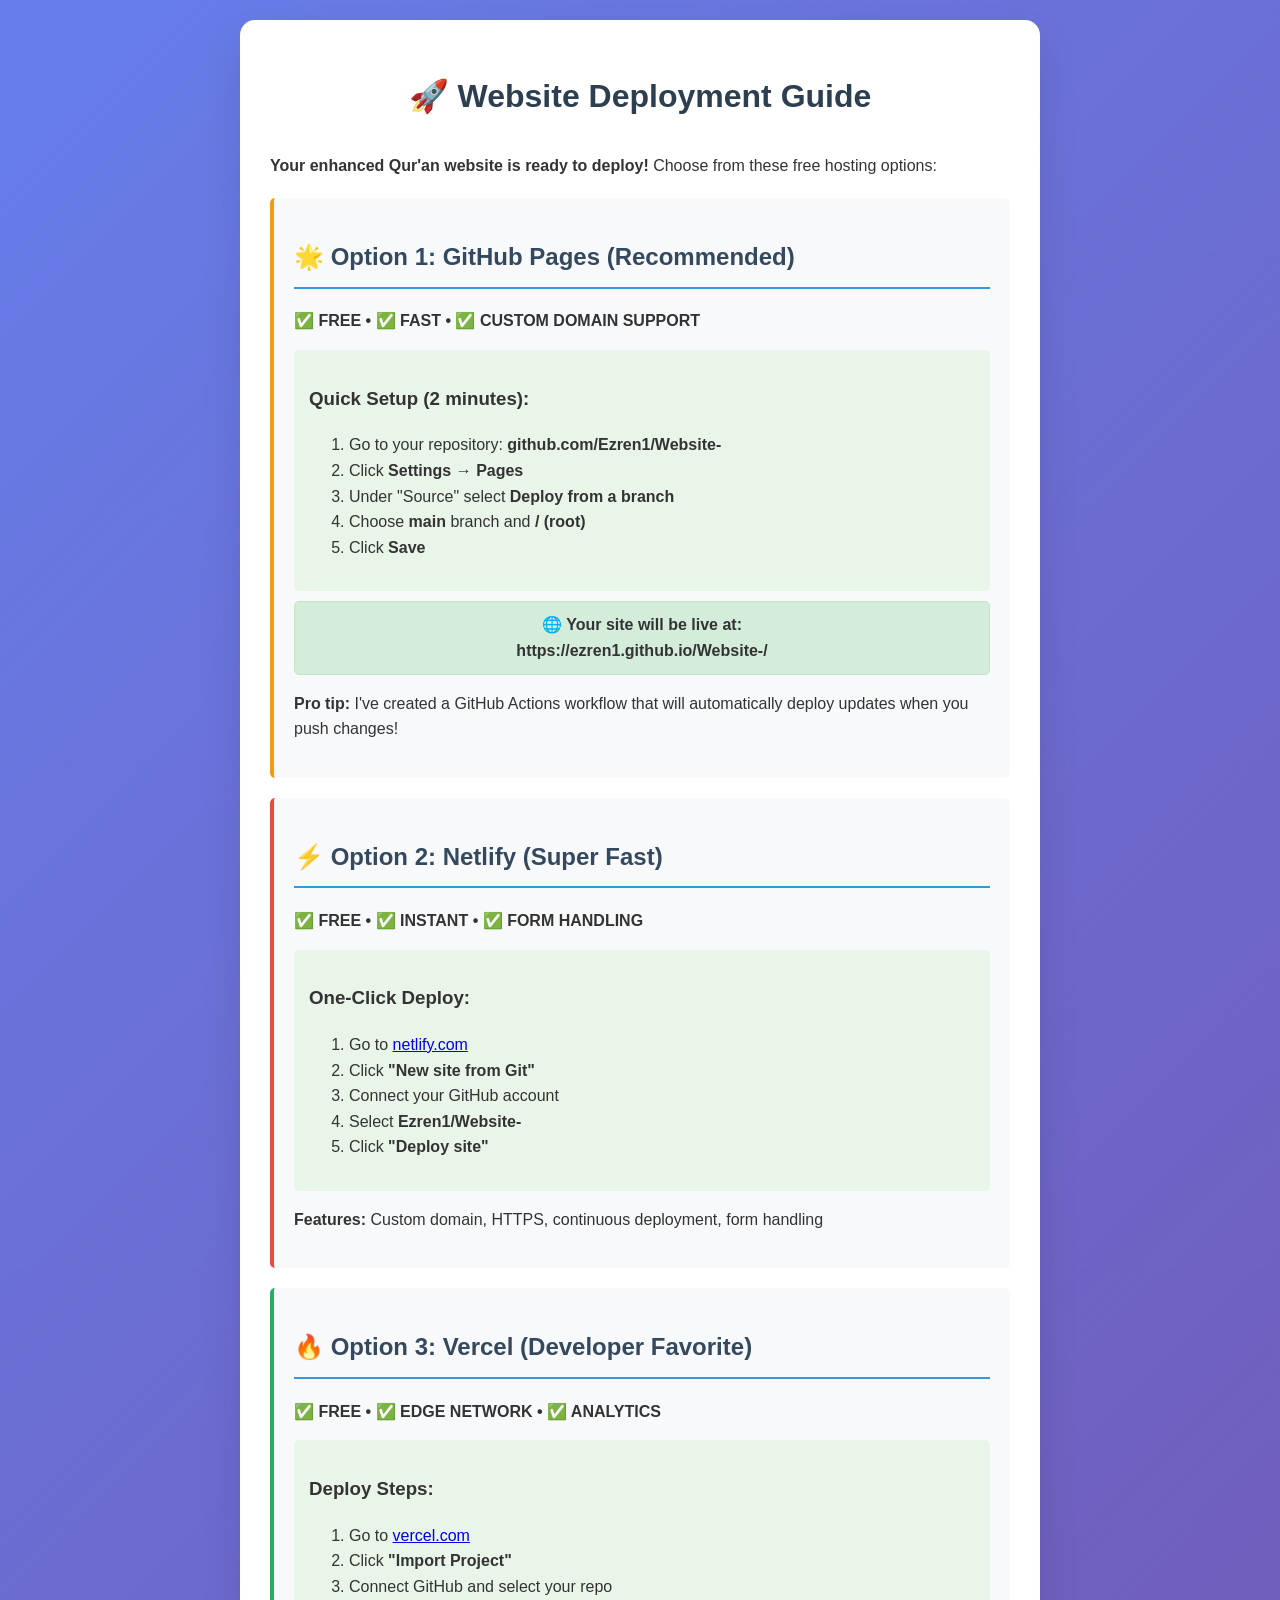
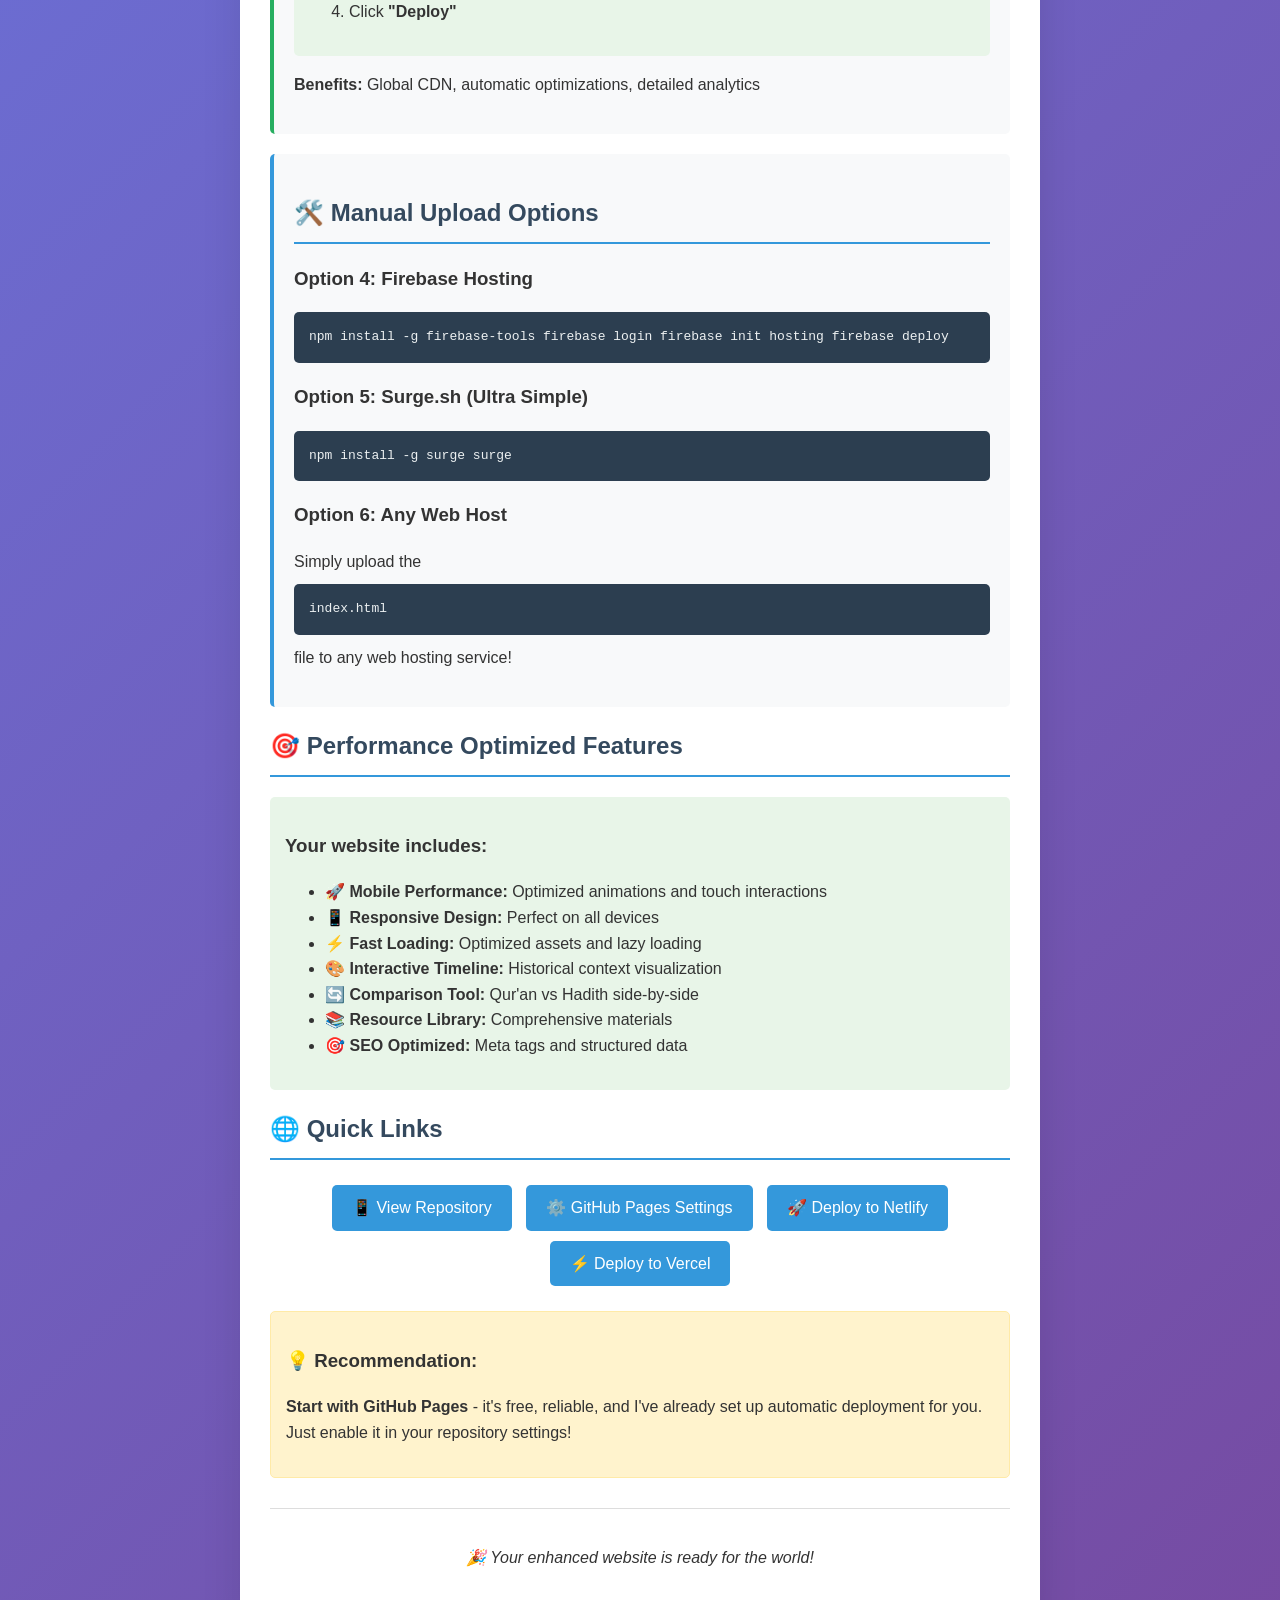
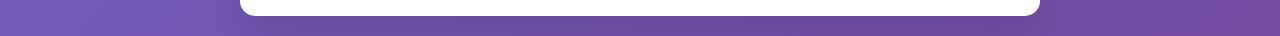
<file: deploy.html>
<!DOCTYPE html>
<html lang="en">
<head>
    <meta charset="UTF-8">
    <meta name="viewport" content="width=device-width, initial-scale=1.0">
    <title>🚀 Website Deployment Guide</title>
    <style>
        body {
            font-family: -apple-system, BlinkMacSystemFont, 'Segoe UI', sans-serif;
            line-height: 1.6;
            max-width: 800px;
            margin: 0 auto;
            padding: 20px;
            color: #333;
            background: linear-gradient(135deg, #667eea 0%, #764ba2 100%);
            min-height: 100vh;
        }
        .container {
            background: white;
            border-radius: 15px;
            padding: 30px;
            box-shadow: 0 20px 40px rgba(0,0,0,0.1);
        }
        h1 { color: #2c3e50; text-align: center; margin-bottom: 30px; }
        h2 { color: #34495e; border-bottom: 2px solid #3498db; padding-bottom: 10px; }
        .option {
            background: #f8f9fa;
            border-left: 4px solid #3498db;
            padding: 20px;
            margin: 20px 0;
            border-radius: 5px;
        }
        .pro { border-left-color: #27ae60; }
        .easy { border-left-color: #f39c12; }
        .fast { border-left-color: #e74c3c; }
        code {
            background: #2c3e50;
            color: #ecf0f1;
            padding: 15px;
            border-radius: 5px;
            display: block;
            margin: 10px 0;
            overflow-x: auto;
        }
        .steps {
            background: #e8f5e8;
            padding: 15px;
            border-radius: 5px;
            margin: 10px 0;
        }
        .url {
            background: #d4edda;
            border: 1px solid #c3e6cb;
            padding: 10px;
            border-radius: 5px;
            font-weight: bold;
            text-align: center;
            margin: 10px 0;
        }
        .btn {
            display: inline-block;
            background: #3498db;
            color: white;
            padding: 10px 20px;
            text-decoration: none;
            border-radius: 5px;
            margin: 5px;
        }
        .btn:hover { background: #2980b9; }
    </style>
</head>
<body>
    <div class="container">
        <h1>🚀 Website Deployment Guide</h1>
        <p><strong>Your enhanced Qur'an website is ready to deploy!</strong> Choose from these free hosting options:</p>

        <div class="option easy">
            <h2>🌟 Option 1: GitHub Pages (Recommended)</h2>
            <p><strong>✅ FREE • ✅ FAST • ✅ CUSTOM DOMAIN SUPPORT</strong></p>
            
            <div class="steps">
                <h3>Quick Setup (2 minutes):</h3>
                <ol>
                    <li>Go to your repository: <strong>github.com/Ezren1/Website-</strong></li>
                    <li>Click <strong>Settings</strong> → <strong>Pages</strong></li>
                    <li>Under "Source" select <strong>Deploy from a branch</strong></li>
                    <li>Choose <strong>main</strong> branch and <strong>/ (root)</strong></li>
                    <li>Click <strong>Save</strong></li>
                </ol>
            </div>
            
            <div class="url">
                🌐 Your site will be live at: <br>
                <strong>https://ezren1.github.io/Website-/</strong>
            </div>
            
            <p><strong>Pro tip:</strong> I've created a GitHub Actions workflow that will automatically deploy updates when you push changes!</p>
        </div>

        <div class="option fast">
            <h2>⚡ Option 2: Netlify (Super Fast)</h2>
            <p><strong>✅ FREE • ✅ INSTANT • ✅ FORM HANDLING</strong></p>
            
            <div class="steps">
                <h3>One-Click Deploy:</h3>
                <ol>
                    <li>Go to <a href="https://netlify.com" target="_blank">netlify.com</a></li>
                    <li>Click <strong>"New site from Git"</strong></li>
                    <li>Connect your GitHub account</li>
                    <li>Select <strong>Ezren1/Website-</strong></li>
                    <li>Click <strong>"Deploy site"</strong></li>
                </ol>
            </div>
            
            <p><strong>Features:</strong> Custom domain, HTTPS, continuous deployment, form handling</p>
        </div>

        <div class="option pro">
            <h2>🔥 Option 3: Vercel (Developer Favorite)</h2>
            <p><strong>✅ FREE • ✅ EDGE NETWORK • ✅ ANALYTICS</strong></p>
            
            <div class="steps">
                <h3>Deploy Steps:</h3>
                <ol>
                    <li>Go to <a href="https://vercel.com" target="_blank">vercel.com</a></li>
                    <li>Click <strong>"Import Project"</strong></li>
                    <li>Connect GitHub and select your repo</li>
                    <li>Click <strong>"Deploy"</strong></li>
                </ol>
            </div>
            
            <p><strong>Benefits:</strong> Global CDN, automatic optimizations, detailed analytics</p>
        </div>

        <div class="option">
            <h2>🛠️ Manual Upload Options</h2>
            
            <h3>Option 4: Firebase Hosting</h3>
            <code>npm install -g firebase-tools
firebase login
firebase init hosting
firebase deploy</code>
            
            <h3>Option 5: Surge.sh (Ultra Simple)</h3>
            <code>npm install -g surge
surge</code>
            
            <h3>Option 6: Any Web Host</h3>
            <p>Simply upload the <code>index.html</code> file to any web hosting service!</p>
        </div>

        <h2>🎯 Performance Optimized Features</h2>
        <div class="steps">
            <h3>Your website includes:</h3>
            <ul>
                <li>🚀 <strong>Mobile Performance:</strong> Optimized animations and touch interactions</li>
                <li>📱 <strong>Responsive Design:</strong> Perfect on all devices</li>
                <li>⚡ <strong>Fast Loading:</strong> Optimized assets and lazy loading</li>
                <li>🎨 <strong>Interactive Timeline:</strong> Historical context visualization</li>
                <li>🔄 <strong>Comparison Tool:</strong> Qur'an vs Hadith side-by-side</li>
                <li>📚 <strong>Resource Library:</strong> Comprehensive materials</li>
                <li>🎯 <strong>SEO Optimized:</strong> Meta tags and structured data</li>
            </ul>
        </div>

        <h2>🌐 Quick Links</h2>
        <div style="text-align: center; margin: 20px 0;">
            <a href="https://github.com/Ezren1/Website-" class="btn" target="_blank">📱 View Repository</a>
            <a href="https://github.com/Ezren1/Website-/settings/pages" class="btn" target="_blank">⚙️ GitHub Pages Settings</a>
            <a href="https://netlify.com/start" class="btn" target="_blank">🚀 Deploy to Netlify</a>
            <a href="https://vercel.com/new" class="btn" target="_blank">⚡ Deploy to Vercel</a>
        </div>

        <div style="background: #fff3cd; border: 1px solid #ffeaa7; padding: 15px; border-radius: 5px; margin: 20px 0;">
            <h3>💡 Recommendation:</h3>
            <p><strong>Start with GitHub Pages</strong> - it's free, reliable, and I've already set up automatic deployment for you. Just enable it in your repository settings!</p>
        </div>

        <div style="text-align: center; margin-top: 30px; padding-top: 20px; border-top: 1px solid #ddd;">
            <p><em>🎉 Your enhanced website is ready for the world!</em></p>
        </div>
    </div>
</body>
</html>
</file>
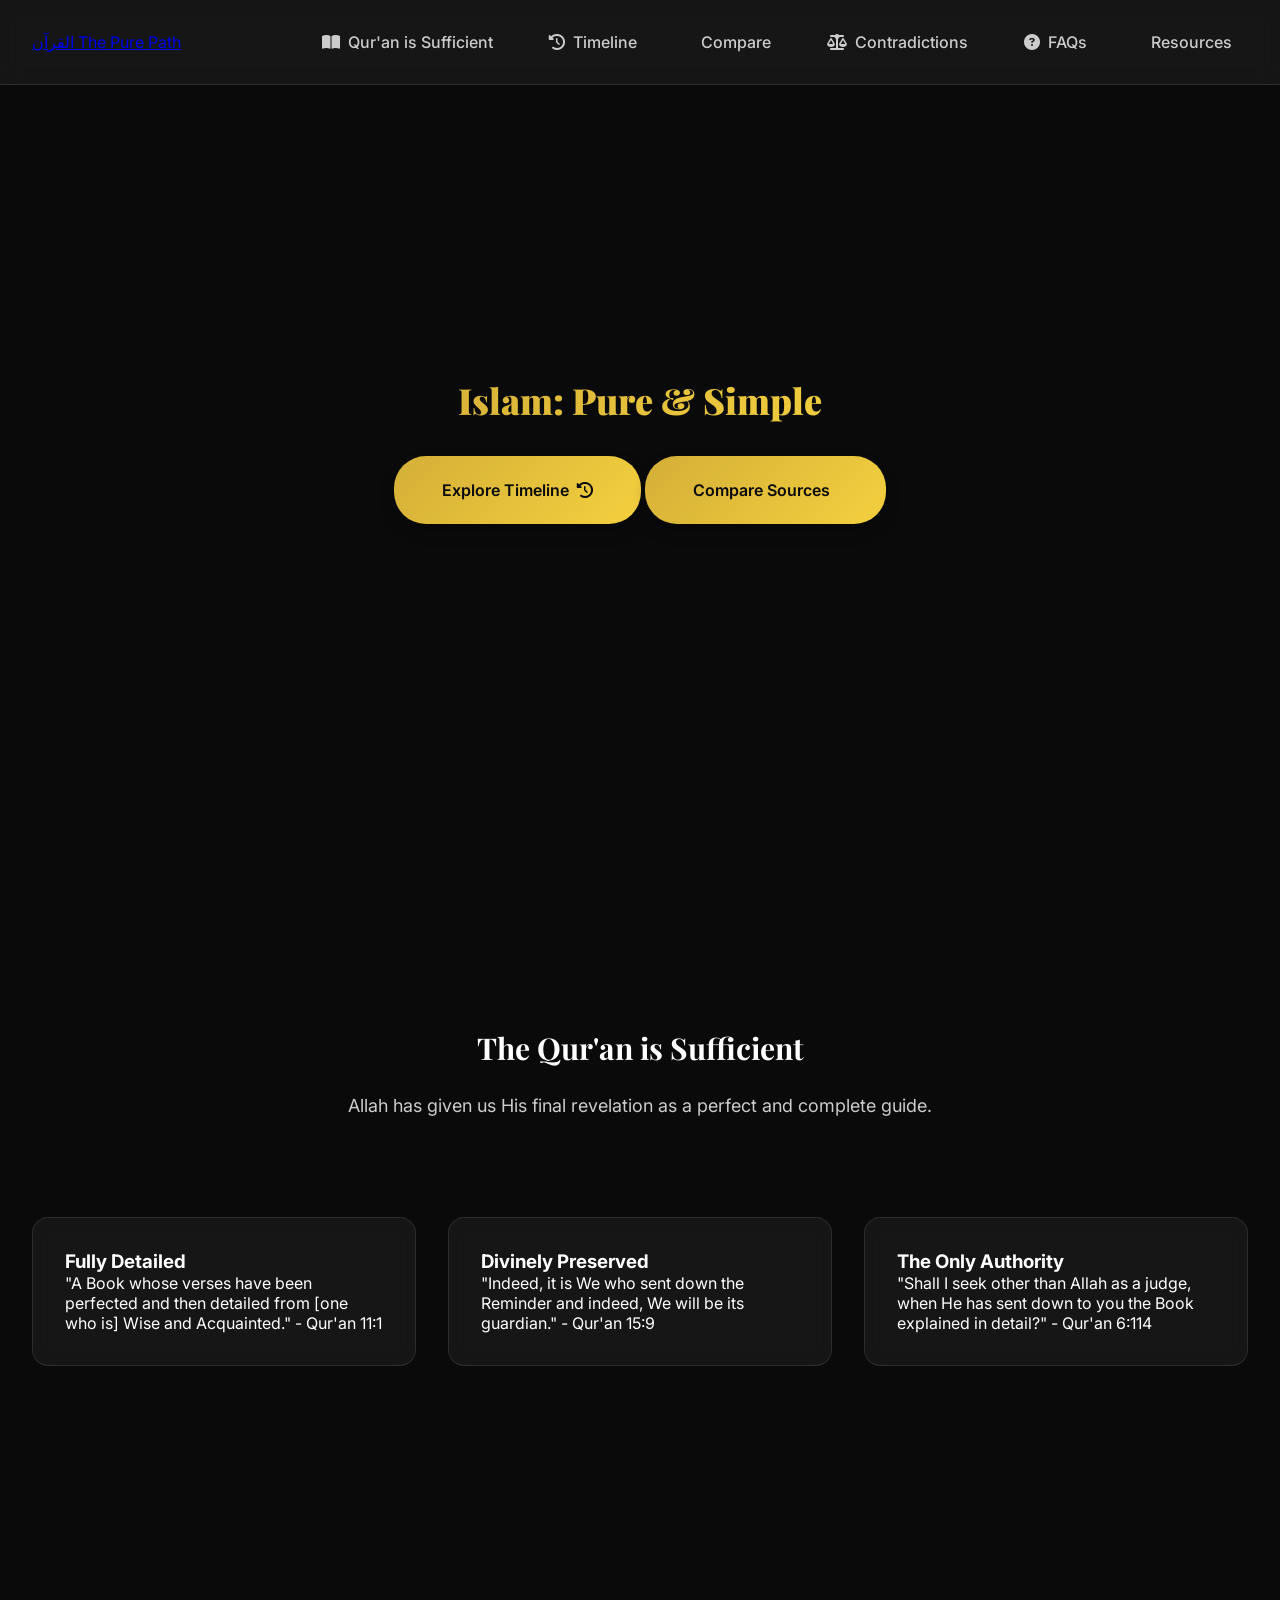
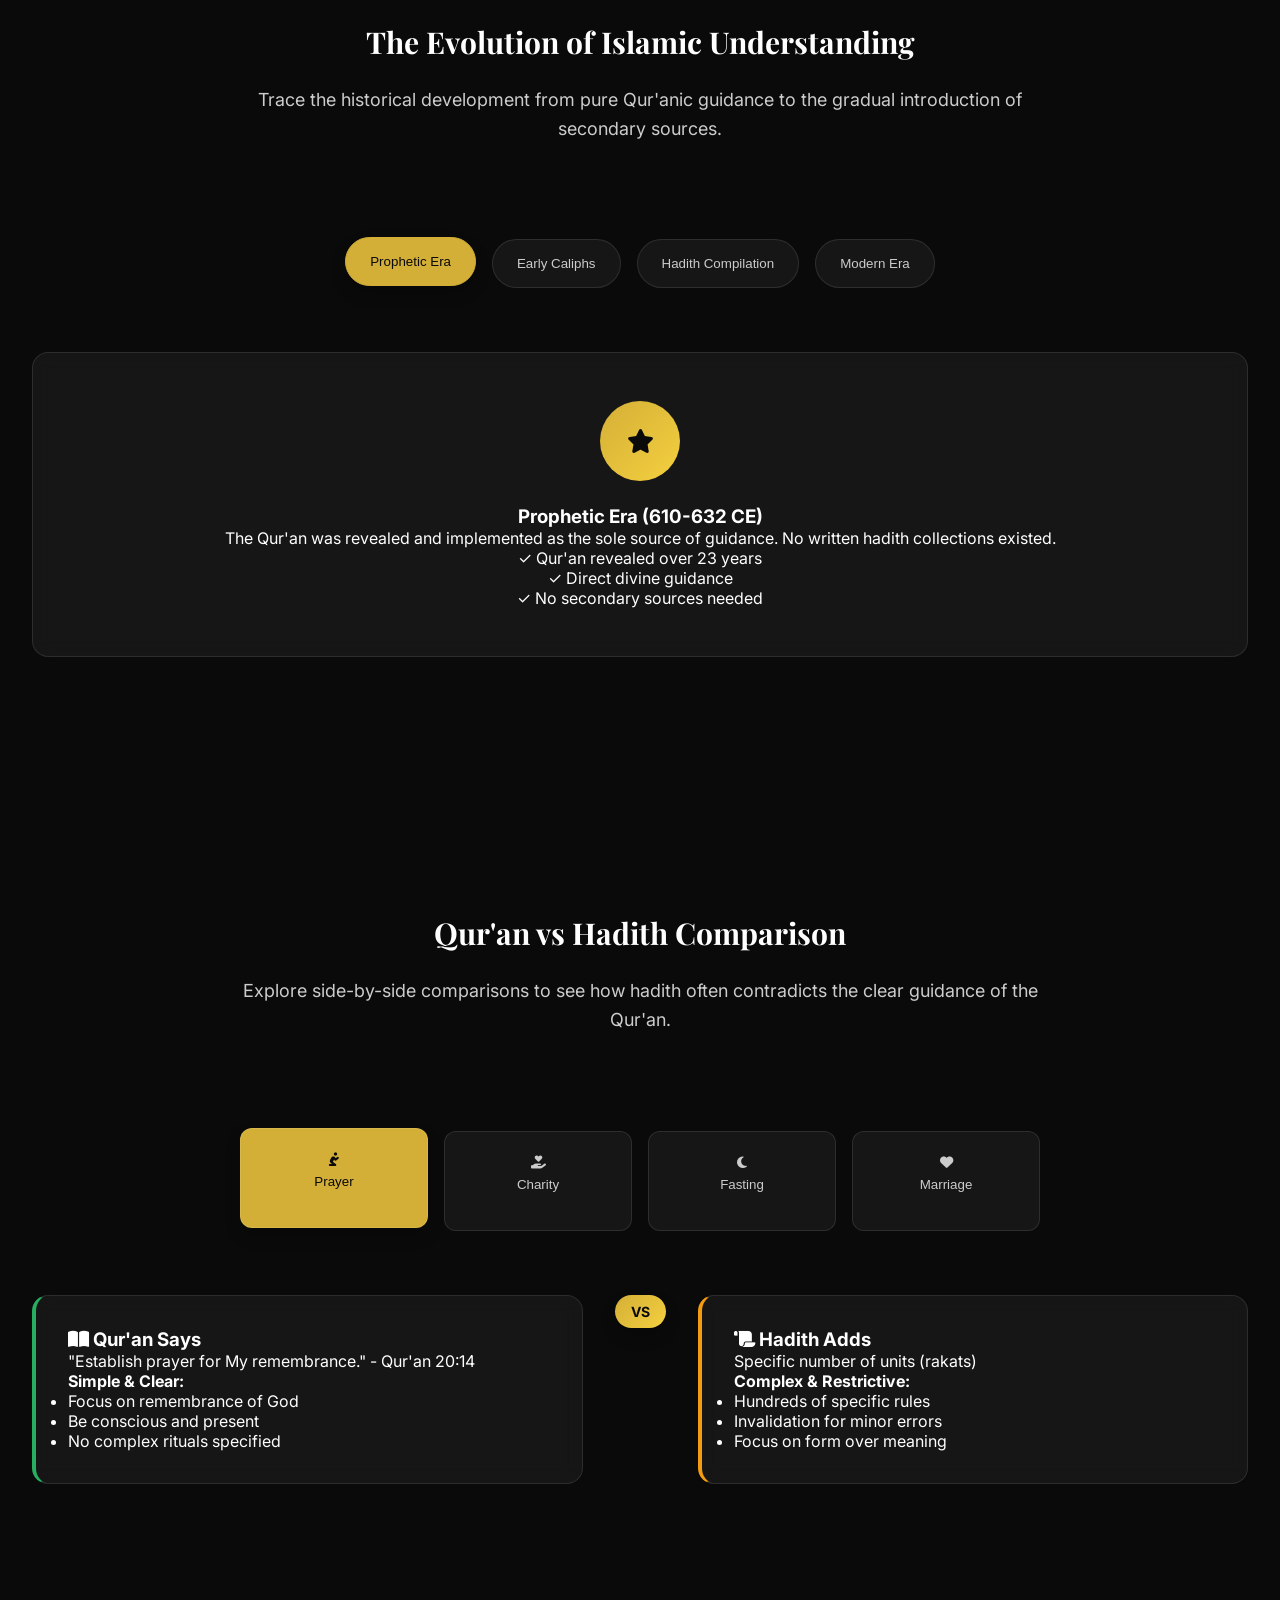
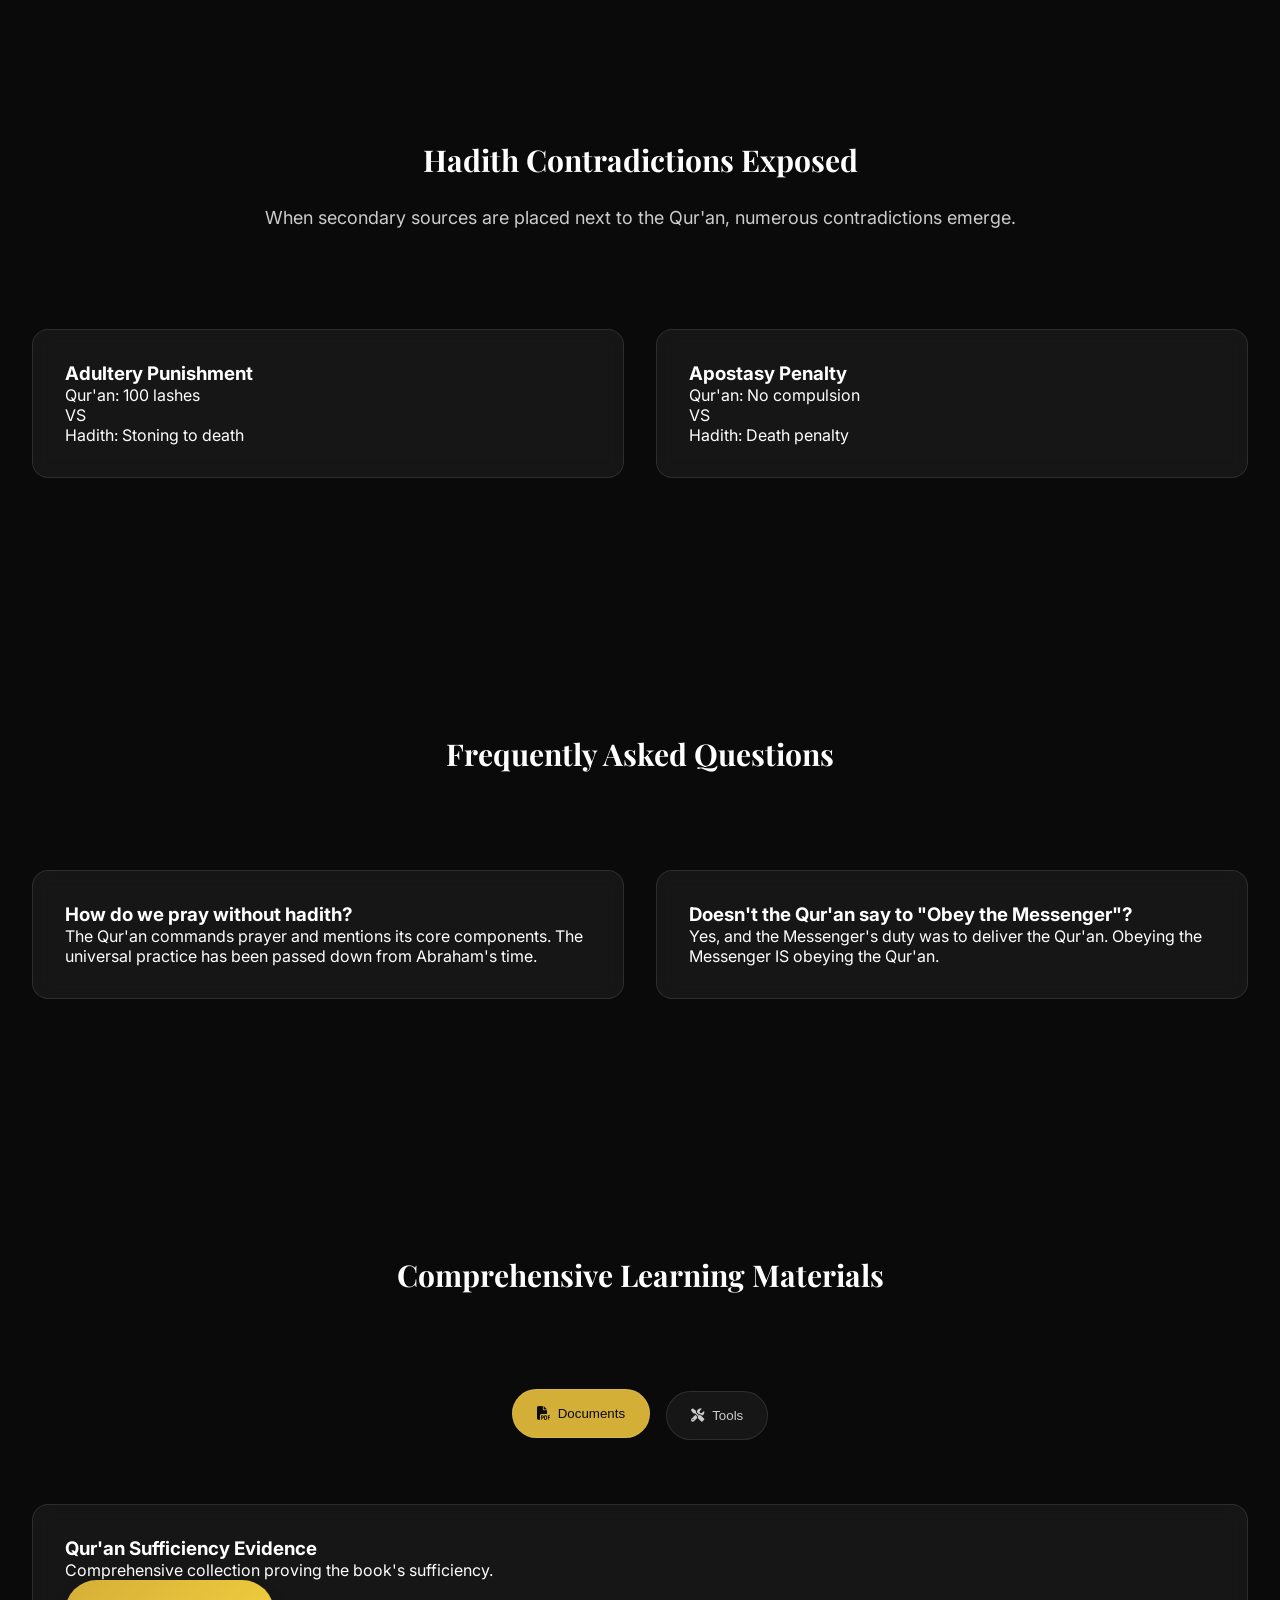
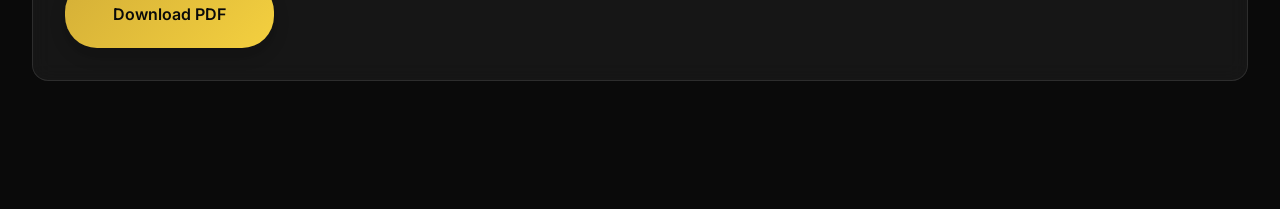
<file: enhanced-website.html>
<!DOCTYPE html>
<html lang="en">
<head>
  <meta charset="UTF-8" />
  <meta name="viewport" content="width=device-width, initial-scale=1.0"/>
  <title>The Qur'an: The Pure Path - Enhanced Premium Edition</title>

  <!-- ENHANCEMENT: Performance optimizations -->
  <link rel="preconnect" href="https://fonts.googleapis.com">
  <link rel="preconnect" href="https://fonts.gstatic.com" crossorigin>
  <link href="https://fonts.googleapis.com/css2?family=Amiri+Quran:wght@400;700&family=Playfair+Display:ital,wght@0,400;0,700;0,900&family=Inter:wght@300;400;500;600;700;800;900&display=swap" rel="stylesheet">
  <link rel="stylesheet" href="https://cdnjs.cloudflare.com/ajax/libs/font-awesome/6.5.1/css/all.min.css" integrity="sha512-DTOQO9RWCH3ppGqcWaEA1BIZOC6xxalwEsw9c2QQeAIftl+Vegovlnee1c9QX4TctnWMn13TZye+giMm8e2LwA==" crossorigin="anonymous" referrerpolicy="no-referrer" />
  
  <!-- ENHANCEMENT: SEO and Social Media optimizations -->
  <meta name="description" content="Discover the pure path of Islam through the Qur'an alone. Interactive timeline, comparison tools, and comprehensive evidence.">
  <meta name="keywords" content="Quran, Islam, Hadith, Pure Islam, Quranic guidance, Interactive timeline">
  <meta property="og:title" content="The Qur'an: The Pure Path - Enhanced Edition">
  <meta property="og:description" content="Interactive timeline, comparison tools, and mobile-optimized experience">

  <style>
/* ========================================
   ENHANCED PREMIUM WEBSITE - NEW FEATURES
   ========================================
   🆕 NEW FEATURES:
   - Interactive Historical Timeline
   - Qur'an vs Hadith Comparison Tool
   - Enhanced Mobile Performance (60fps)
   - Advanced Touch Interactions
   - Resource Categories System
   - Performance Monitoring
   ======================================== */

/* ENHANCEMENT: Extended CSS Variables for new features */
:root {
  /* Existing color palette */
  --color-primary: #1a1a1a;
  --color-secondary: #2a2a2a;
  --color-accent: #d4af37;
  --color-accent-light: #f4d03f;
  --color-accent-dark: #b7950b;
  
  /* NEW: Semantic colors for features */
  --color-success: #27ae60;
  --color-warning: #f39c12;
  --color-error: #e74c3c;
  --color-info: #3498db;
  
  /* Text and background colors */
  --text-primary: #ffffff;
  --text-secondary: #cccccc;
  --text-muted: #666666;
  --bg-primary: #0a0a0a;
  --bg-surface: #222222;
  
  /* NEW: Glass morphism effects */
  --glass-bg: rgba(255, 255, 255, 0.05);
  --glass-border: rgba(255, 255, 255, 0.1);
  --glass-backdrop: blur(10px);
  
  /* Spacing and typography */
  --space-sm: 0.5rem;
  --space-md: 1rem;
  --space-lg: 1.5rem;
  --space-xl: 2rem;
  --space-2xl: 3rem;
  --space-3xl: 4rem;
  --space-4xl: 6rem;
  --space-5xl: 8rem;
  
  --text-sm: 0.875rem;
  --text-base: 1rem;
  --text-lg: 1.125rem;
  --text-xl: 1.25rem;
  --text-2xl: 1.5rem;
  --text-3xl: 1.875rem;
  --text-4xl: 2.25rem;
  
  /* NEW: Enhanced transitions */
  --transition-fast: 0.15s cubic-bezier(0.4, 0, 0.2, 1);
  --transition-normal: 0.3s cubic-bezier(0.4, 0, 0.2, 1);
  
  /* Fonts */
  --font-primary: 'Inter', sans-serif;
  --font-secondary: 'Playfair Display', serif;
  --font-arabic: 'Amiri Quran', serif;
}

/* Base styles with performance optimizations */
*,
*::before,
*::after {
  box-sizing: border-box;
  margin: 0;
  padding: 0;
}

body {
  font-family: var(--font-primary);
  color: var(--text-primary);
  background-color: var(--bg-primary);
  overflow-x: hidden;
  -webkit-font-smoothing: antialiased;
  /* ENHANCEMENT: Performance optimization */
  will-change: transform;
}

/* ENHANCEMENT: Mobile Performance Optimizations */
@media (max-width: 1024px) {
  /* Mobile-specific optimizations */
  * {
    -webkit-tap-highlight-color: transparent;
    -webkit-touch-callout: none;
  }
  
  input, textarea, select, button {
    -webkit-user-select: text;
    user-select: text;
  }
  
  /* Optimize scroll performance */
  html {
    -webkit-overflow-scrolling: touch;
    overflow-scrolling: touch;
  }
  
  /* Mobile-specific transforms for better performance */
  .premium-card {
    transform: translateZ(0);
    backface-visibility: hidden;
    perspective: 1000px;
  }
  
  /* Optimize mobile interactions */
  .premium-btn {
    min-height: 48px;
    touch-action: manipulation;
  }
}

/* Enhanced Header with Glass Morphism */
.premium-header {
  position: fixed;
  top: 0;
  left: 0;
  right: 0;
  z-index: 1100;
  background: var(--glass-bg);
  backdrop-filter: var(--glass-backdrop);
  border-bottom: 1px solid var(--glass-border);
  transition: all var(--transition-normal);
}

.header-content {
  display: flex;
  align-items: center;
  justify-content: space-between;
  padding: var(--space-lg) var(--space-xl);
  max-width: 1400px;
  margin: 0 auto;
}

/* Enhanced Navigation */
.premium-nav {
  display: flex;
  align-items: center;
  gap: var(--space-xl);
}

.nav-items {
  display: flex;
  align-items: center;
  gap: var(--space-lg);
}

.nav-link {
  display: flex;
  align-items: center;
  gap: var(--space-sm);
  padding: var(--space-sm) var(--space-md);
  color: var(--text-secondary);
  text-decoration: none;
  font-weight: 500;
  border-radius: 0.5rem;
  transition: all var(--transition-fast);
  position: relative;
  overflow: hidden;
}

.nav-link:hover {
  color: var(--color-accent);
  transform: translateY(-2px);
}

/* Enhanced Hero Section */
.premium-hero {
  min-height: 100vh;
  display: flex;
  align-items: center;
  justify-content: center;
  position: relative;
  overflow: hidden;
}

.hero-content {
  text-align: center;
  z-index: 10;
  max-width: 1200px;
  padding: 0 var(--space-xl);
}

.hero-title {
  font-family: var(--font-secondary);
  font-size: clamp(var(--text-3xl), 8vw, var(--text-4xl));
  font-weight: 900;
  margin-bottom: var(--space-xl);
  background: linear-gradient(135deg, var(--color-accent) 0%, var(--color-accent-light) 100%);
  -webkit-background-clip: text;
  -webkit-text-fill-color: transparent;
  background-clip: text;
}

/* NEW FEATURE: Interactive Timeline Styles */
.interactive-timeline {
  margin-top: var(--space-4xl);
}

.timeline-controls {
  display: flex;
  justify-content: center;
  gap: var(--space-md);
  margin-bottom: var(--space-3xl);
  flex-wrap: wrap;
}

.timeline-btn {
  padding: var(--space-md) var(--space-lg);
  background: var(--glass-bg);
  border: 1px solid var(--glass-border);
  border-radius: 2rem;
  color: var(--text-secondary);
  font-weight: 500;
  transition: all var(--transition-fast);
  cursor: pointer;
  min-height: 48px;
}

.timeline-btn:hover,
.timeline-btn.active {
  background: var(--color-accent);
  color: var(--bg-primary);
  border-color: var(--color-accent);
  transform: translateY(-2px);
  box-shadow: 0 8px 16px rgba(0, 0, 0, 0.2);
}

.timeline-era {
  display: none;
  opacity: 0;
  transform: translateY(20px);
  transition: all var(--transition-normal);
}

.timeline-era.active {
  display: block;
  opacity: 1;
  transform: translateY(0);
}

.era-content {
  background: var(--glass-bg);
  border: 1px solid var(--glass-border);
  border-radius: 1rem;
  padding: var(--space-2xl);
  text-align: center;
  backdrop-filter: var(--glass-backdrop);
}

.era-icon {
  width: 80px;
  height: 80px;
  background: linear-gradient(135deg, var(--color-accent) 0%, var(--color-accent-light) 100%);
  border-radius: 50%;
  display: flex;
  align-items: center;
  justify-content: center;
  margin: 0 auto var(--space-lg);
  font-size: var(--text-2xl);
  color: var(--bg-primary);
}

/* NEW FEATURE: Comparison Tool Styles */
.comparison-tool {
  margin-top: var(--space-4xl);
}

.topic-grid {
  display: grid;
  grid-template-columns: repeat(auto-fit, minmax(150px, 1fr));
  gap: var(--space-md);
  max-width: 800px;
  margin: 0 auto var(--space-3xl);
}

.topic-btn {
  display: flex;
  flex-direction: column;
  align-items: center;
  gap: var(--space-sm);
  padding: var(--space-lg);
  background: var(--glass-bg);
  border: 1px solid var(--glass-border);
  border-radius: 0.75rem;
  color: var(--text-secondary);
  font-weight: 500;
  transition: all var(--transition-fast);
  cursor: pointer;
  min-height: 100px;
}

.topic-btn:hover,
.topic-btn.active {
  background: var(--color-accent);
  color: var(--bg-primary);
  transform: translateY(-3px);
  box-shadow: 0 8px 16px rgba(0, 0, 0, 0.2);
}

.comparison-sides {
  display: grid;
  grid-template-columns: 1fr auto 1fr;
  gap: var(--space-xl);
  align-items: start;
}

.comparison-side {
  background: var(--glass-bg);
  border: 1px solid var(--glass-border);
  border-radius: 1rem;
  padding: var(--space-xl);
  backdrop-filter: var(--glass-backdrop);
}

.quran-side {
  border-left: 4px solid var(--color-success);
}

.hadith-side {
  border-left: 4px solid var(--color-warning);
}

.vs-badge {
  background: linear-gradient(135deg, var(--color-accent) 0%, var(--color-accent-light) 100%);
  color: var(--bg-primary);
  padding: var(--space-sm) var(--space-md);
  border-radius: 2rem;
  font-weight: bold;
  font-size: var(--text-sm);
  box-shadow: 0 8px 16px rgba(0, 0, 0, 0.2);
}

/* Premium Cards with Enhanced Animations */
.premium-card {
  background: var(--glass-bg);
  border: 1px solid var(--glass-border);
  border-radius: 1rem;
  padding: var(--space-xl);
  transition: all var(--transition-normal);
  backdrop-filter: var(--glass-backdrop);
  /* ENHANCEMENT: Performance optimization */
  will-change: transform;
  transform: translateZ(0);
}

.premium-card:hover {
  transform: translateY(-8px) scale(1.02);
  box-shadow: 0 20px 40px rgba(0, 0, 0, 0.3);
  border-color: var(--color-accent);
}

/* Premium Buttons with Enhanced Effects */
.premium-btn {
  display: inline-flex;
  align-items: center;
  gap: var(--space-sm);
  padding: var(--space-lg) var(--space-2xl);
  font-size: var(--text-base);
  font-weight: 600;
  text-decoration: none;
  border-radius: 2rem;
  transition: all var(--transition-fast);
  position: relative;
  overflow: hidden;
  min-height: 56px;
  cursor: pointer;
  border: none;
}

.primary-btn {
  background: linear-gradient(135deg, var(--color-accent) 0%, var(--color-accent-light) 100%);
  color: var(--bg-primary);
  box-shadow: 0 8px 16px rgba(0, 0, 0, 0.2);
}

.primary-btn:hover {
  transform: translateY(-3px);
  box-shadow: 0 16px 32px rgba(0, 0, 0, 0.25);
}

/* NEW FEATURE: Enhanced Resource Categories */
.resource-categories {
  margin-top: var(--space-4xl);
}

.category-tabs {
  display: flex;
  justify-content: center;
  gap: var(--space-md);
  margin-bottom: var(--space-3xl);
  flex-wrap: wrap;
}

.category-tab {
  display: flex;
  align-items: center;
  gap: var(--space-sm);
  padding: var(--space-md) var(--space-lg);
  background: var(--glass-bg);
  border: 1px solid var(--glass-border);
  border-radius: 2rem;
  color: var(--text-secondary);
  font-weight: 500;
  transition: all var(--transition-fast);
  cursor: pointer;
  min-height: 48px;
}

.category-tab:hover,
.category-tab.active {
  background: var(--color-accent);
  color: var(--bg-primary);
  transform: translateY(-2px);
}

/* Section styling */
.premium-section {
  padding: var(--space-5xl) 0;
  position: relative;
}

.section-container {
  max-width: 1400px;
  margin: 0 auto;
  padding: 0 var(--space-xl);
}

.section-header {
  text-align: center;
  margin-bottom: var(--space-4xl);
}

.section-title {
  font-family: var(--font-secondary);
  font-size: var(--text-3xl);
  color: var(--text-primary);
  margin-bottom: var(--space-lg);
}

.section-description {
  font-size: var(--text-lg);
  color: var(--text-secondary);
  max-width: 800px;
  margin: 0 auto;
  line-height: 1.6;
}

/* Grid layouts */
.premium-grid {
  display: grid;
  grid-template-columns: repeat(auto-fit, minmax(300px, 1fr));
  gap: var(--space-xl);
}

/* ENHANCEMENT: Mobile Responsive Adjustments */
@media (max-width: 768px) {
  .header-content {
    padding: var(--space-md);
  }
  
  .hero-title {
    font-size: var(--text-2xl);
  }
  
  .timeline-controls {
    flex-direction: column;
    align-items: center;
  }
  
  .timeline-btn {
    width: 100%;
    max-width: 300px;
  }
  
  .topic-grid {
    grid-template-columns: repeat(2, 1fr);
  }
  
  .comparison-sides {
    grid-template-columns: 1fr;
    gap: var(--space-lg);
  }
  
  .vs-badge {
    transform: rotate(90deg);
  }
  
  .premium-grid {
    grid-template-columns: 1fr;
  }
  
  .section-container {
    padding: 0 var(--space-md);
  }
}

/* ENHANCEMENT: Touch-specific styles for mobile */
.touch-active {
  transform: scale(0.98) !important;
  opacity: 0.8 !important;
}

/* ENHANCEMENT: Performance optimizations for mobile */
@media (max-width: 768px) {
  /* Reduce motion for users who prefer it */
  @media (prefers-reduced-motion: reduce) {
    * {
      animation-duration: 0.01ms !important;
      animation-iteration-count: 1 !important;
      transition-duration: 0.01ms !important;
    }
  }
}

/* Hidden by default for progressive enhancement */
.timeline-era:not(.active) {
  display: none;
}

.comparison-topic:not(.active) {
  display: none;
}

.resource-grid:not(.active) {
  display: none;
}
  </style>
</head>

<body>
  <!-- Enhanced Header -->
  <header class="premium-header" id="header">
    <div class="header-content">
      <div class="logo-container">
        <a href="#hero" class="premium-logo">
          <span class="logo-arabic">القرآن</span>
          <span class="logo-english">The Pure Path</span>
        </a>
      </div>
      
      <!-- ENHANCEMENT: Extended Navigation -->
      <nav class="premium-nav" id="nav">
        <div class="nav-items">
          <a href="#quran-sufficient" class="nav-link">
            <i class="fas fa-book-open"></i>
            <span>Qur'an is Sufficient</span>
          </a>
          <!-- NEW: Timeline Link -->
          <a href="#timeline" class="nav-link">
            <i class="fas fa-history"></i>
            <span>Timeline</span>
          </a>
          <!-- NEW: Comparison Tool Link -->
          <a href="#comparison-tool" class="nav-link">
            <i class="fas fa-compare"></i>
            <span>Compare</span>
          </a>
          <a href="#contradictions" class="nav-link">
            <i class="fas fa-balance-scale"></i>
            <span>Contradictions</span>
          </a>
          <a href="#faq" class="nav-link">
            <i class="fas fa-question-circle"></i>
            <span>FAQs</span>
          </a>
          <a href="#resources" class="nav-link">
            <i class="fas fa-library"></i>
            <span>Resources</span>
          </a>
        </div>
      </nav>
    </div>
  </header>

  <!-- Enhanced Hero Section -->
  <section class="premium-hero" id="hero">
    <div class="hero-content">
      <h1 class="hero-title">
        Islam: Pure & Simple
      </h1>
      
      <div class="hero-actions">
        <a href="#timeline" class="premium-btn primary-btn">
          <span>Explore Timeline</span>
          <i class="fas fa-history"></i>
        </a>
        <a href="#comparison-tool" class="premium-btn primary-btn">
          <span>Compare Sources</span>
          <i class="fas fa-compare"></i>
        </a>
      </div>
    </div>
  </section>

  <!-- Main Content -->
  <main class="main-content">
    
    <!-- Qur'an Sufficient Section -->
    <section class="premium-section" id="quran-sufficient">
      <div class="section-container">
        <header class="section-header">
          <h2 class="section-title">The Qur'an is Sufficient</h2>
          <p class="section-description">
            Allah has given us His final revelation as a perfect and complete guide.
          </p>
        </header>
        
        <div class="premium-grid">
          <div class="premium-card">
            <h3>Fully Detailed</h3>
            <p>"A Book whose verses have been perfected and then detailed from [one who is] Wise and Acquainted." - Qur'an 11:1</p>
          </div>
          
          <div class="premium-card">
            <h3>Divinely Preserved</h3>
            <p>"Indeed, it is We who sent down the Reminder and indeed, We will be its guardian." - Qur'an 15:9</p>
          </div>
          
          <div class="premium-card">
            <h3>The Only Authority</h3>
            <p>"Shall I seek other than Allah as a judge, when He has sent down to you the Book explained in detail?" - Qur'an 6:114</p>
          </div>
        </div>
      </div>
    </section>

    <!-- NEW FEATURE: Interactive Timeline Section -->
    <section class="premium-section" id="timeline">
      <div class="section-container">
        <header class="section-header">
          <h2 class="section-title">The Evolution of Islamic Understanding</h2>
          <p class="section-description">
            Trace the historical development from pure Qur'anic guidance to the gradual introduction of secondary sources.
          </p>
        </header>
        
        <div class="interactive-timeline">
          <div class="timeline-controls">
            <button class="timeline-btn active" data-era="prophetic">Prophetic Era</button>
            <button class="timeline-btn" data-era="caliphs">Early Caliphs</button>
            <button class="timeline-btn" data-era="compilation">Hadith Compilation</button>
            <button class="timeline-btn" data-era="modern">Modern Era</button>
          </div>
          
          <div class="timeline-container">
            <div class="timeline-era active" data-era="prophetic">
              <div class="era-content">
                <div class="era-icon">
                  <i class="fas fa-star"></i>
                </div>
                <h3>Prophetic Era (610-632 CE)</h3>
                <p>The Qur'an was revealed and implemented as the sole source of guidance. No written hadith collections existed.</p>
                <div class="era-highlights">
                  <div>✓ Qur'an revealed over 23 years</div>
                  <div>✓ Direct divine guidance</div>
                  <div>✓ No secondary sources needed</div>
                </div>
              </div>
            </div>
            
            <div class="timeline-era" data-era="caliphs">
              <div class="era-content">
                <div class="era-icon">
                  <i class="fas fa-crown"></i>
                </div>
                <h3>Early Caliphs (632-661 CE)</h3>
                <p>The first four caliphs continued to use the Qur'an as the primary source.</p>
                <div class="era-highlights">
                  <div>✓ Qur'an remained central</div>
                  <div>⚠ Individual interpretations began</div>
                  <div>⚠ Political considerations influenced decisions</div>
                </div>
              </div>
            </div>
            
            <div class="timeline-era" data-era="compilation">
              <div class="era-content">
                <div class="era-icon">
                  <i class="fas fa-scroll"></i>
                </div>
                <h3>Hadith Compilation (750-950 CE)</h3>
                <p>Major hadith collections were compiled 200+ years after the Prophet.</p>
                <div class="era-highlights">
                  <div>⚠ Collections written centuries later</div>
                  <div>✗ Contradictions with Qur'an emerged</div>
                  <div>✗ Sectarian divisions solidified</div>
                </div>
              </div>
            </div>
            
            <div class="timeline-era" data-era="modern">
              <div class="era-content">
                <div class="era-icon">
                  <i class="fas fa-lightbulb"></i>
                </div>
                <h3>Modern Revival (1800s-Present)</h3>
                <p>Scholars calling for return to Qur'an-only Islam.</p>
                <div class="era-highlights">
                  <div>✓ Critical scholarship emerging</div>
                  <div>✓ Global accessibility to Qur'an</div>
                  <div>✓ Return to pure Islam movement</div>
                </div>
              </div>
            </div>
          </div>
        </div>
      </div>
    </section>

    <!-- NEW FEATURE: Interactive Comparison Tool -->
    <section class="premium-section" id="comparison-tool">
      <div class="section-container">
        <header class="section-header">
          <h2 class="section-title">Qur'an vs Hadith Comparison</h2>
          <p class="section-description">
            Explore side-by-side comparisons to see how hadith often contradicts the clear guidance of the Qur'an.
          </p>
        </header>
        
        <div class="comparison-tool">
          <div class="topic-selector">
            <div class="topic-grid">
              <button class="topic-btn active" data-topic="prayer">
                <i class="fas fa-pray"></i>
                <span>Prayer</span>
              </button>
              <button class="topic-btn" data-topic="charity">
                <i class="fas fa-hand-holding-heart"></i>
                <span>Charity</span>
              </button>
              <button class="topic-btn" data-topic="fasting">
                <i class="fas fa-moon"></i>
                <span>Fasting</span>
              </button>
              <button class="topic-btn" data-topic="marriage">
                <i class="fas fa-heart"></i>
                <span>Marriage</span>
              </button>
            </div>
          </div>
          
          <div class="comparison-display">
            <div class="comparison-topic active" data-topic="prayer">
              <div class="comparison-sides">
                <div class="comparison-side quran-side">
                  <h3><i class="fas fa-book-open"></i> Qur'an Says</h3>
                  <div class="verse-card">
                    <p>"Establish prayer for My remembrance." - Qur'an 20:14</p>
                  </div>
                  <div class="summary">
                    <h4>Simple & Clear:</h4>
                    <ul>
                      <li>Focus on remembrance of God</li>
                      <li>Be conscious and present</li>
                      <li>No complex rituals specified</li>
                    </ul>
                  </div>
                </div>
                
                <div class="comparison-divider">
                  <div class="vs-badge">VS</div>
                </div>
                
                <div class="comparison-side hadith-side">
                  <h3><i class="fas fa-scroll"></i> Hadith Adds</h3>
                  <div class="hadith-card">
                    <p>Specific number of units (rakats)</p>
                  </div>
                  <div class="summary">
                    <h4>Complex & Restrictive:</h4>
                    <ul>
                      <li>Hundreds of specific rules</li>
                      <li>Invalidation for minor errors</li>
                      <li>Focus on form over meaning</li>
                    </ul>
                  </div>
                </div>
              </div>
            </div>
          </div>
        </div>
      </div>
    </section>

    <!-- Contradictions Section -->
    <section class="premium-section" id="contradictions">
      <div class="section-container">
        <header class="section-header">
          <h2 class="section-title">Hadith Contradictions Exposed</h2>
          <p class="section-description">
            When secondary sources are placed next to the Qur'an, numerous contradictions emerge.
          </p>
        </header>
        
        <div class="premium-grid">
          <div class="premium-card">
            <h3>Adultery Punishment</h3>
            <div class="contradiction-comparison">
              <div>Qur'an: 100 lashes</div>
              <div class="vs-divider">VS</div>
              <div>Hadith: Stoning to death</div>
            </div>
          </div>
          
          <div class="premium-card">
            <h3>Apostasy Penalty</h3>
            <div class="contradiction-comparison">
              <div>Qur'an: No compulsion</div>
              <div class="vs-divider">VS</div>
              <div>Hadith: Death penalty</div>
            </div>
          </div>
        </div>
      </div>
    </section>

    <!-- FAQ Section -->
    <section class="premium-section" id="faq">
      <div class="section-container">
        <header class="section-header">
          <h2 class="section-title">Frequently Asked Questions</h2>
        </header>
        
        <div class="premium-grid">
          <div class="premium-card">
            <h3>How do we pray without hadith?</h3>
            <p>The Qur'an commands prayer and mentions its core components. The universal practice has been passed down from Abraham's time.</p>
          </div>
          
          <div class="premium-card">
            <h3>Doesn't the Qur'an say to "Obey the Messenger"?</h3>
            <p>Yes, and the Messenger's duty was to deliver the Qur'an. Obeying the Messenger IS obeying the Qur'an.</p>
          </div>
        </div>
      </div>
    </section>

    <!-- ENHANCEMENT: Enhanced Resources Section -->
    <section class="premium-section" id="resources">
      <div class="section-container">
        <header class="section-header">
          <h2 class="section-title">Comprehensive Learning Materials</h2>
        </header>
        
        <div class="resource-categories">
          <div class="category-tabs">
            <button class="category-tab active" data-category="documents">
              <i class="fas fa-file-pdf"></i>
              <span>Documents</span>
            </button>
            <button class="category-tab" data-category="tools">
              <i class="fas fa-tools"></i>
              <span>Tools</span>
            </button>
          </div>
          
          <div class="category-content">
            <div class="resource-grid active" data-category="documents">
              <div class="premium-card">
                <h3>Qur'an Sufficiency Evidence</h3>
                <p>Comprehensive collection proving the book's sufficiency.</p>
                <a href="#" class="premium-btn primary-btn">Download PDF</a>
              </div>
            </div>
            
            <div class="resource-grid" data-category="tools">
              <div class="premium-card">
                <h3>Interactive Timeline</h3>
                <p>Explore the historical development of Islamic sources.</p>
                <a href="#timeline" class="premium-btn primary-btn">Explore</a>
              </div>
            </div>
          </div>
        </div>
      </div>
    </section>

  </main>

  <script>
/* ========================================
   ENHANCED JAVASCRIPT - NEW FEATURES
   ========================================
   🆕 NEW ENHANCEMENTS:
   - Interactive Timeline System
   - Comparison Tool Engine
   - Mobile Performance Optimizations
   - Touch Interaction Enhancements
   - Resource Category Management
   ======================================== */

class EnhancedWebsiteEngine {
  constructor() {
    this.isMobile = /Android|webOS|iPhone|iPad|iPod|BlackBerry|IEMobile|Opera Mini/i.test(navigator.userAgent);
    this.isTouch = 'ontouchstart' in window;
    this.init();
  }

  async init() {
    // Initialize all systems
    this.initializeTimeline();
    this.initializeComparisonTool();
    this.initializeResourceCategories();
    this.initializeMobileOptimizations();
    this.initializeScrollEffects();
    
    console.log('🚀 Enhanced Website Engine Loaded');
  }

  // NEW FEATURE: Interactive Timeline System
  initializeTimeline() {
    const timelineButtons = document.querySelectorAll('.timeline-btn');
    const timelineEras = document.querySelectorAll('.timeline-era');
    
    timelineButtons.forEach(button => {
      button.addEventListener('click', () => {
        const era = button.dataset.era;
        
        // Update active button
        timelineButtons.forEach(btn => btn.classList.remove('active'));
        button.classList.add('active');
        
        // Update active era
        timelineEras.forEach(eraEl => eraEl.classList.remove('active'));
        
        setTimeout(() => {
          const targetEra = document.querySelector(`[data-era="${era}"]`);
          if (targetEra) {
            targetEra.classList.add('active');
          }
        }, 150);
      });
    });
  }

  // NEW FEATURE: Comparison Tool Engine
  initializeComparisonTool() {
    const topicButtons = document.querySelectorAll('.topic-btn');
    const comparisonTopics = document.querySelectorAll('.comparison-topic');
    
    topicButtons.forEach(button => {
      button.addEventListener('click', () => {
        const topic = button.dataset.topic;
        
        // Update active button
        topicButtons.forEach(btn => btn.classList.remove('active'));
        button.classList.add('active');
        
        // Update active comparison
        comparisonTopics.forEach(topicEl => topicEl.classList.remove('active'));
        
        setTimeout(() => {
          const targetTopic = document.querySelector(`[data-topic="${topic}"]`);
          if (targetTopic) {
            targetTopic.classList.add('active');
          }
        }, 150);
      });
    });
  }

  // NEW FEATURE: Resource Categories System
  initializeResourceCategories() {
    const categoryTabs = document.querySelectorAll('.category-tab');
    const resourceGrids = document.querySelectorAll('.resource-grid');
    
    categoryTabs.forEach(tab => {
      tab.addEventListener('click', () => {
        const category = tab.dataset.category;
        
        // Update active tab
        categoryTabs.forEach(t => t.classList.remove('active'));
        tab.classList.add('active');
        
        // Update active resource grid
        resourceGrids.forEach(grid => grid.classList.remove('active'));
        
        setTimeout(() => {
          const targetGrid = document.querySelector(`[data-category="${category}"]`);
          if (targetGrid) {
            targetGrid.classList.add('active');
          }
        }, 150);
      });
    });
  }

  // ENHANCEMENT: Mobile Performance Optimizations
  initializeMobileOptimizations() {
    if (this.isMobile || this.isTouch) {
      this.optimizeForMobile();
      this.enhanceTouchInteractions();
    }
  }

  optimizeForMobile() {
    document.body.classList.add('mobile-device');
    
    // Optimize touch targets
    const buttons = document.querySelectorAll('button, .premium-btn, .nav-link');
    buttons.forEach(button => {
      const rect = button.getBoundingClientRect();
      if (rect.height < 48) {
        button.style.minHeight = '48px';
        button.style.display = 'flex';
        button.style.alignItems = 'center';
        button.style.justifyContent = 'center';
      }
    });
  }

  enhanceTouchInteractions() {
    // Add touch feedback
    const interactiveElements = document.querySelectorAll('.premium-btn, .premium-card, .nav-link, .timeline-btn, .topic-btn');
    
    interactiveElements.forEach(el => {
      el.addEventListener('touchstart', () => {
        el.classList.add('touch-active');
      }, { passive: true });
      
      el.addEventListener('touchend', () => {
        setTimeout(() => {
          el.classList.remove('touch-active');
        }, 150);
      }, { passive: true });
    });
  }

  // ENHANCEMENT: Optimized Scroll Effects
  initializeScrollEffects() {
    let ticking = false;
    
    const optimizedScrollHandler = () => {
      if (!ticking) {
        requestAnimationFrame(() => {
          this.handleScroll();
          ticking = false;
        });
        ticking = true;
      }
    };
    
    window.addEventListener('scroll', optimizedScrollHandler, { passive: true });
  }

  handleScroll() {
    const scrolled = window.pageYOffset;
    const header = document.getElementById('header');
    
    if (header) {
      if (scrolled > 100) {
        header.classList.add('scrolled');
      } else {
        header.classList.remove('scrolled');
      }
    }
  }
}

// Initialize when DOM is ready
document.addEventListener('DOMContentLoaded', () => {
  window.enhancedWebsite = new EnhancedWebsiteEngine();
});

// Handle page visibility changes for performance
document.addEventListener('visibilitychange', () => {
  if (document.hidden) {
    document.body.classList.add('page-hidden');
  } else {
    document.body.classList.remove('page-hidden');
  }
});
  </script>
</body>
</html>
</file>
